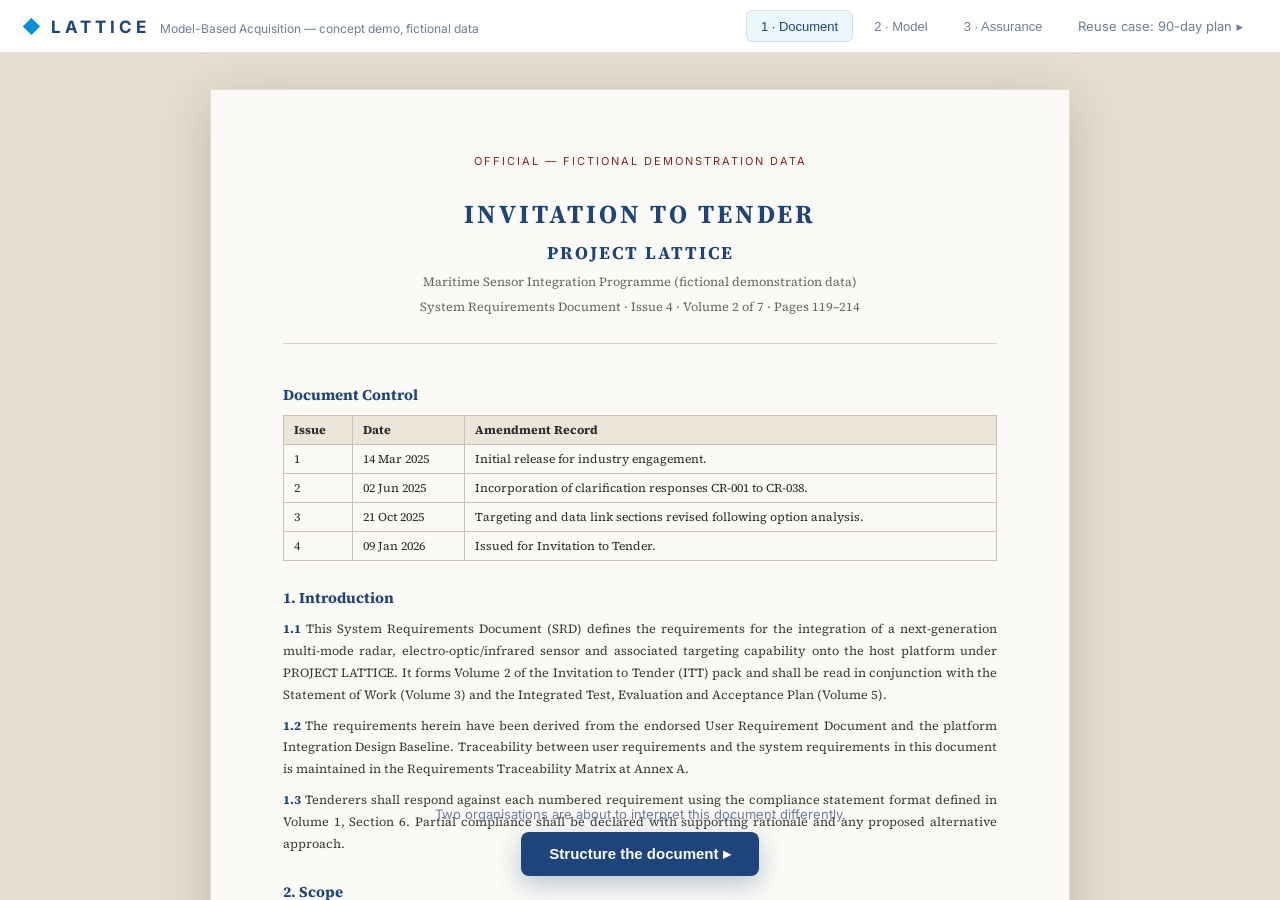
<file: index.html>
<!DOCTYPE html>
<html lang="en">
<head>
  <meta charset="UTF-8" />
  <meta name="viewport" content="width=device-width, initial-scale=1.0" />
  <title>LATTICE — Model-Based Acquisition (Concept Demo)</title>
  <link rel="preconnect" href="https://fonts.googleapis.com" />
  <link rel="preconnect" href="https://fonts.gstatic.com" crossorigin />
  <link rel="stylesheet"
        href="https://fonts.googleapis.com/css2?family=Inter:wght@400;500;600;700&family=Source+Serif+4:opsz,wght@8..60,400;8..60,600;8..60,700&display=swap" />
  <link rel="stylesheet" href="css/style.css" />
</head>
<body>

  <header class="topbar">
    <div class="brand">
      <span class="brand-mark">◆</span>
      <span class="brand-name">LATTICE</span>
      <span class="brand-tag">Model-Based Acquisition — concept demo, fictional data</span>
    </div>
    <nav class="nav">
      <button data-nav="document" class="nav-btn">1 · Document</button>
      <button data-nav="model" class="nav-btn">2 · Model</button>
      <button data-nav="assurance" class="nav-btn">3 · Assurance</button>
      <a href="plan.html" class="nav-btn nav-link">Reuse case: 90-day plan ▸</a>
    </nav>
  </header>

  <!-- ============ Screen 1: the static document ============ -->
  <main id="screen-document" class="screen">
    <div class="doc-wrap">
      <div class="doc-page">
        <div class="doc-header">
          <div class="doc-classification">OFFICIAL — FICTIONAL DEMONSTRATION DATA</div>
          <h1 class="doc-title">INVITATION TO TENDER</h1>
          <h2 class="doc-subtitle" id="programme-name">PROJECT LATTICE</h2>
          <p class="doc-meta" id="programme-sub"></p>
          <p class="doc-meta">System Requirements Document · Issue 4 · Volume 2 of 7 · Pages 119–214</p>
        </div>
        <div id="doc-body"></div>
      </div>
      <div class="doc-cta">
        <p class="doc-cta-line">Two organisations are about to interpret this document differently.</p>
        <button id="btn-structure" class="primary-btn">Structure the document ▸</button>
      </div>
    </div>
  </main>

  <!-- ============ Screen 2: the living model ============ -->
  <main id="screen-model" class="screen">
    <div class="query-bar">
      <input id="query-input" type="text"
             placeholder="Ask the model… e.g. “show unverified requirements linked to the radar subsystem”"
             autocomplete="off" />
      <button id="btn-reset" class="ghost-btn">Reset view</button>
    </div>
    <div id="query-chips" class="query-chips"></div>

    <div class="graph-stage">
      <svg id="graph-svg"></svg>
      <div class="graph-legend">
        <span><i class="dot dot-req"></i>Requirement</span>
        <span><i class="dot dot-cmp"></i>Component</span>
        <span><i class="dot dot-if"></i>Interface</span>
        <span><i class="dot dot-rsk"></i>Risk</span>
        <span><i class="dot dot-ver"></i>Verification</span>
      </div>

      <aside id="side-panel" class="side-panel">
        <div class="panel-head">
          <span id="panel-title"></span>
          <button id="panel-close" class="ghost-btn">✕</button>
        </div>
        <div id="panel-body" class="panel-body"></div>
      </aside>
    </div>
  </main>

  <!-- ============ Screen 3: assurance dashboard ============ -->
  <main id="screen-assurance" class="screen">
    <div class="dash-wrap">
      <h2 class="dash-title">Assurance position — single source of truth</h2>
      <p class="dash-sub">Computed live from the same model both parties query. Nothing here is typed in twice.</p>

      <div id="kpi-tiles" class="kpi-tiles"></div>

      <div class="dash-grid">
        <section class="dash-card">
          <h3>Verification status</h3>
          <div id="donut" class="donut"></div>
        </section>
        <section class="dash-card">
          <h3>Coverage by subsystem</h3>
          <div id="coverage-bars" class="coverage-bars"></div>
        </section>
      </div>

      <section class="dash-card dash-card-wide">
        <h3>Outstanding gaps — requirements with no verification method</h3>
        <table class="gaps-table">
          <thead><tr><th>ID</th><th>Requirement</th><th>Allocated to</th><th>Linked risks</th></tr></thead>
          <tbody id="gaps-body"></tbody>
        </table>
      </section>
    </div>
  </main>

  <script src="vendor/d3.v7.min.js"></script>
  <script src="js/data.js"></script>
  <script src="js/queries.js"></script>
  <script src="js/graph.js"></script>
  <script src="js/dashboard.js"></script>
  <script src="js/main.js"></script>
</body>
</html>
</file>
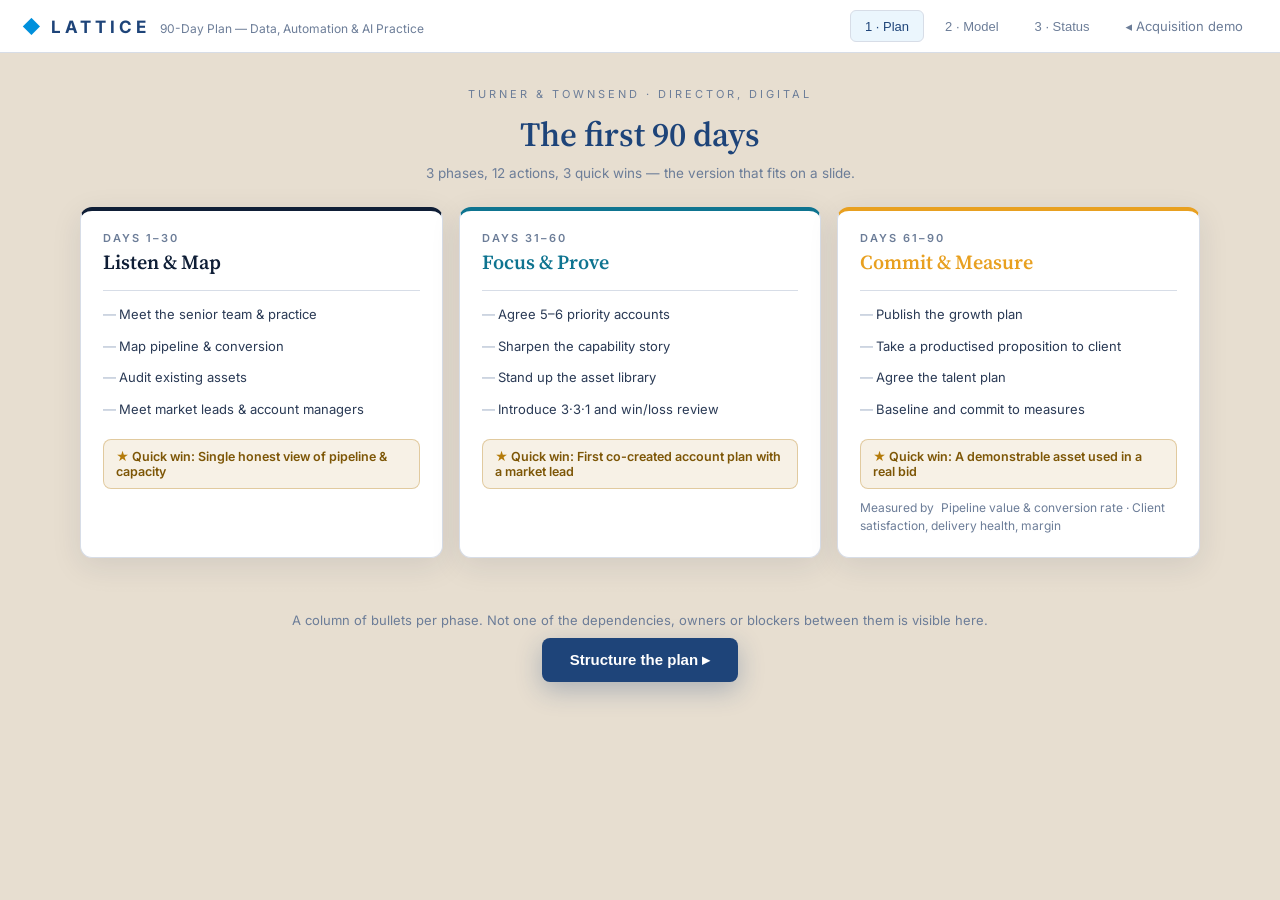
<file: plan.html>
<!DOCTYPE html>
<html lang="en">
<head>
  <meta charset="UTF-8" />
  <meta name="viewport" content="width=device-width, initial-scale=1.0" />
  <title>LATTICE — 90-Day Plan Tracker (Reuse Case)</title>
  <link rel="preconnect" href="https://fonts.googleapis.com" />
  <link rel="preconnect" href="https://fonts.gstatic.com" crossorigin />
  <link rel="stylesheet"
        href="https://fonts.googleapis.com/css2?family=Inter:wght@400;500;600;700&family=Source+Serif+4:opsz,wght@8..60,400;8..60,600;8..60,700&display=swap" />
  <link rel="stylesheet" href="css/style.css" />
</head>
<body>

  <header class="topbar">
    <div class="brand">
      <span class="brand-mark">◆</span>
      <span class="brand-name">LATTICE</span>
      <span class="brand-tag">90-Day Plan — Data, Automation &amp; AI Practice</span>
    </div>
    <nav class="nav">
      <button data-nav="plan" class="nav-btn">1 · Plan</button>
      <button data-nav="model" class="nav-btn">2 · Model</button>
      <button data-nav="status" class="nav-btn">3 · Status</button>
      <a href="index.html" class="nav-btn nav-link">◂ Acquisition demo</a>
    </nav>
  </header>

  <!-- ============ Screen 1: the plan as it appears on a slide ============ -->
  <main id="screen-plan" class="screen">
    <div class="plan-wrap">
      <div class="plan-slide-head">
        <p class="plan-eyebrow" id="plan-eyebrow"></p>
        <h1 class="plan-slide-title" id="plan-title"></h1>
        <p class="plan-slide-sub" id="plan-sub"></p>
      </div>

      <div id="plan-columns" class="plan-columns"></div>

      <div class="doc-cta">
        <p class="doc-cta-line">A column of bullets per phase. Not one of the dependencies, owners or blockers between them is visible here.</p>
        <button id="btn-structure" class="primary-btn">Structure the plan ▸</button>
      </div>
    </div>
  </main>

  <!-- ============ Screen 2: the living model ============ -->
  <main id="screen-model" class="screen">
    <div class="reuse-banner">
      <strong>Same engine as the acquisition demo.</strong>
      Same rendering code, same force simulation, same query interaction —
      only the node/edge schema and the seed data changed. That is what
      productisation actually looks like.
    </div>

    <div class="query-bar">
      <input id="query-input" type="text"
             placeholder="Ask the plan… e.g. “what's blocking the asset library?”"
             autocomplete="off" />
      <button id="btn-reset" class="ghost-btn">Reset view</button>
    </div>
    <div id="query-chips" class="query-chips"></div>

    <div class="graph-stage">
      <svg id="graph-svg"></svg>

      <div class="graph-legend plan-legend">
        <span class="legend-group" id="phase-legend"></span>
        <span class="legend-group">
          <span><i class="mark mark-square"></i>Stakeholder</span>
          <span><i class="mark mark-star"></i>Quick win</span>
          <span><i class="mark mark-triangle"></i>Blocker</span>
          <span><i class="mark mark-diamond"></i>Metric</span>
        </span>
        <span class="legend-note">Motion = status · double-click an action to cycle it</span>
      </div>

      <aside id="side-panel" class="side-panel">
        <div class="panel-head">
          <span id="panel-title"></span>
          <button id="panel-close" class="ghost-btn">✕</button>
        </div>
        <div id="panel-body" class="panel-body"></div>
      </aside>
    </div>
  </main>

  <!-- ============ Screen 3: status board ============ -->
  <main id="screen-status" class="screen">
    <div class="dash-wrap">
      <h2 class="dash-title">Plan status — one model, two views</h2>
      <p class="dash-sub">Computed live from the same graph on screen 2. Cycle a status there and these numbers move with it.</p>
      <p class="dash-note" id="plan-note"></p>

      <div id="plan-kpis" class="kpi-tiles"></div>

      <div class="dash-grid">
        <section class="dash-card">
          <h3>Actions by status</h3>
          <div id="plan-donut" class="donut"></div>
        </section>
        <section class="dash-card">
          <h3>Progress by phase</h3>
          <div id="phase-bars" class="coverage-bars"></div>
        </section>
      </div>

      <section class="dash-card dash-card-wide">
        <h3>Quick wins</h3>
        <ul id="quickwin-list" class="qw-list"></ul>
      </section>

      <section class="dash-card dash-card-wide">
        <h3>Blocked actions — what stands between the plan and day 90</h3>
        <table class="gaps-table">
          <thead><tr><th>ID</th><th>Action</th><th>Phase</th><th>Owner</th><th>Blocked by</th><th>Status</th></tr></thead>
          <tbody id="blocked-body"></tbody>
        </table>
      </section>
    </div>
  </main>

  <script src="vendor/d3.v7.min.js"></script>
  <script src="js/plan-data.js"></script>
  <script src="js/plan-queries.js"></script>
  <script src="js/graph.js"></script>
  <script src="js/plan-dashboard.js"></script>
  <script src="js/plan-main.js"></script>
</body>
</html>
</file>
<file: css/style.css>
/* LATTICE concept demo — light, warm "consultancy" theme.
   Navy-on-cream palette with serif editorial headings and an Inter UI,
   echoing a major built-environment advisory brand. Screen 1 reads as
   paper; screens 2–3 read as the live model, all on the same warm ground. */

:root {
  --bg: #f2eee7;          /* warm cream page ground */
  --bg-raise: #ffffff;    /* cards / raised surfaces */
  --bg-warm: #e7ded0;     /* deeper cream (document backdrop) */
  --line: #d7dde7;        /* hairline borders */
  --line-strong: #a5b4c9; /* stronger blue-grey rule */
  --navy: #1e4479;        /* brand primary — headlines, anchors */
  --text: #2a3a55;        /* body ink */
  --text-dim: #6c7d98;    /* muted slate */
  --blue: #0090dc;        /* sky accent — interactive */
  --teal: #1b9aaa;
  --green: #2e9e4f;
  --amber: #d55c17;       /* burnt orange */
  --red: #c0392b;
  --grey: #4b6994;        /* navy-grey */
}

* { box-sizing: border-box; margin: 0; padding: 0; }

html, body { height: 100%; }

body {
  background: var(--bg);
  color: var(--text);
  font-family: "Inter", "Segoe UI", system-ui, -apple-system, sans-serif;
  display: flex;
  flex-direction: column;
  overflow: hidden;
}

/* Serif editorial headings — the brand's distinguishing voice. */
.serif { font-family: "Source Serif 4", Georgia, "Times New Roman", serif; }

/* ---------------- Top bar ---------------- */

.topbar {
  display: flex;
  align-items: center;
  justify-content: space-between;
  padding: 10px 22px;
  border-bottom: 1px solid var(--line);
  background: var(--bg-raise);
  flex: 0 0 auto;
  z-index: 5;
}
.brand { display: flex; align-items: baseline; gap: 10px; }
.brand-mark { color: var(--blue); font-size: 18px; }
.brand-name { font-weight: 700; letter-spacing: 4px; font-size: 17px; color: var(--navy); }
.brand-tag { color: var(--text-dim); font-size: 12px; }

.nav { display: flex; gap: 6px; }
.nav-btn {
  background: none;
  border: 1px solid transparent;
  color: var(--text-dim);
  font-size: 13px;
  padding: 7px 14px;
  border-radius: 6px;
  cursor: pointer;
  transition: all .2s;
}
.nav-btn:hover { color: var(--navy); }
.nav-btn.active {
  color: var(--navy);
  border-color: var(--line);
  background: rgba(0, 144, 220, .08);
}

/* ---------------- Screens ---------------- */

.screen { display: none; flex: 1 1 auto; min-height: 0; position: relative; }
.screen.active { display: flex; flex-direction: column; }

/* ---------------- Screen 1: document ---------------- */

#screen-document { overflow-y: auto; align-items: center; background: var(--bg-warm); }
.doc-wrap { width: min(860px, 92vw); padding: 36px 0 120px; }

.doc-page {
  background: #fbfaf6;
  color: #2b2b2b;
  padding: 64px 72px;
  font-family: "Source Serif 4", Georgia, "Times New Roman", serif;
  box-shadow: 0 12px 50px rgba(30, 44, 70, .22);
  border: 1px solid #e3dccd;
}
.doc-classification {
  text-align: center;
  font-family: "Inter", sans-serif;
  font-size: 11px;
  letter-spacing: 2px;
  color: #8a2222;
  margin-bottom: 28px;
}
.doc-title { text-align: center; font-size: 26px; letter-spacing: 3px; color: var(--navy); }
.doc-subtitle { text-align: center; font-size: 18px; letter-spacing: 2px; margin-top: 8px; color: var(--navy); }
.doc-meta { text-align: center; font-size: 12.5px; color: #666; margin-top: 8px; }
.doc-header { margin-bottom: 40px; border-bottom: 1px solid #d8d2c4; padding-bottom: 28px; }

.doc-h { font-size: 15px; margin: 26px 0 10px; color: var(--navy); }
.doc-p {
  font-size: 12.5px;
  line-height: 1.75;
  color: #3a3a3a;
  margin-bottom: 9px;
  text-align: justify;
}
.doc-ref { font-weight: 700; color: var(--navy); }

.doc-table {
  width: 100%;
  border-collapse: collapse;
  font-size: 12px;
  margin: 10px 0 22px;
}
.doc-table th, .doc-table td {
  border: 1px solid #c8c1b1;
  padding: 6px 10px;
  text-align: left;
  vertical-align: top;
}
.doc-table th { background: #ece6da; font-weight: 700; }

/* dissolve transition: paragraphs scatter and blur out */
.doc-header, #doc-body > * { transition: opacity .6s ease, transform .6s ease, filter .6s ease; }
.dissolve {
  opacity: 0;
  filter: blur(5px);
  transform: translateY(-14px) scale(.97);
}

.doc-cta {
  position: sticky;
  bottom: 24px;
  margin-top: 28px;
  text-align: center;
}
.doc-cta-line { color: var(--text-dim); font-size: 13px; margin-bottom: 10px; }
.primary-btn {
  background: var(--navy);
  color: #fff;
  border: none;
  font-size: 15px;
  font-weight: 600;
  padding: 13px 28px;
  border-radius: 8px;
  cursor: pointer;
  box-shadow: 0 8px 26px rgba(30, 68, 121, .30);
  transition: transform .15s, box-shadow .15s;
}
.primary-btn:hover { transform: translateY(-2px); box-shadow: 0 12px 32px rgba(30, 68, 121, .38); }

/* ---------------- Screen 2: model ---------------- */

#screen-model { background: radial-gradient(ellipse at 50% 35%, #ffffff 0%, var(--bg) 72%); }

.query-bar {
  display: flex;
  gap: 10px;
  padding: 14px 22px 6px;
  flex: 0 0 auto;
}
#query-input {
  flex: 1;
  background: var(--bg-raise);
  border: 1px solid var(--line-strong);
  border-radius: 8px;
  color: var(--text);
  font-size: 14px;
  padding: 11px 16px;
  outline: none;
  transition: border-color .2s, box-shadow .2s;
}
#query-input:focus {
  border-color: var(--blue);
  box-shadow: 0 0 0 3px rgba(0, 144, 220, .15);
}
#query-input::placeholder { color: var(--text-dim); }

.ghost-btn {
  background: var(--bg-raise);
  border: 1px solid var(--line-strong);
  color: var(--text-dim);
  border-radius: 8px;
  padding: 0 14px;
  font-size: 13px;
  cursor: pointer;
  transition: all .2s;
}
.ghost-btn:hover { color: var(--navy); border-color: var(--navy); }

.query-chips {
  display: flex;
  gap: 8px;
  padding: 8px 22px 10px;
  flex-wrap: wrap;
  flex: 0 0 auto;
}
.query-chip {
  background: rgba(0, 144, 220, .06);
  border: 1px solid var(--line-strong);
  color: var(--text-dim);
  font-size: 12px;
  padding: 6px 12px;
  border-radius: 99px;
  cursor: pointer;
  transition: all .2s;
}
.query-chip:hover { color: var(--navy); border-color: var(--blue); }

.graph-stage { flex: 1 1 auto; position: relative; min-height: 0; }
#graph-svg { width: 100%; height: 100%; display: block; cursor: grab; }
#graph-svg:active { cursor: grabbing; }

/* --- nodes & links: clean light data-viz with a soft lift --- */

.node {
  stroke: rgba(255, 255, 255, .75);
  stroke-width: 1.2;
  transition: opacity .55s ease;
  cursor: pointer;
}
.node-requirement  { filter: drop-shadow(0 0 4px rgba(0, 144, 220, .35)); }
.node-component    { filter: drop-shadow(0 1px 2px rgba(30, 68, 121, .38)); }
.node-interface    { filter: drop-shadow(0 0 3px rgba(27, 154, 170, .35)); }
.node-risk         { filter: drop-shadow(0 0 4px rgba(213, 92, 23, .42)); }
.node-verification { filter: drop-shadow(0 0 3px rgba(46, 158, 79, .35)); }

.node.dimmed { opacity: .12; }
.node.focused {
  stroke: var(--navy);
  stroke-width: 1.8;
}
.node.alert {
  filter: drop-shadow(0 0 12px rgba(192, 57, 43, .85));
  animation: alert-throb 1.1s ease-in-out infinite;
}
@keyframes alert-throb {
  0%, 100% { stroke: rgba(30, 68, 121, .5); }
  50% { stroke: var(--red); stroke-width: 3; }
}

.link {
  stroke: var(--line-strong);
  stroke-opacity: .55;
  stroke-width: 1;
  stroke-dasharray: 4 7;
  animation: flow 1.6s linear infinite;
  transition: stroke-opacity .55s ease;
}
@keyframes flow { to { stroke-dashoffset: -11; } }

.link-dependency { stroke: var(--blue); }
.link-risk { stroke: var(--amber); }
.link-verifies { stroke: var(--green); stroke-opacity: .4; }

.link.dimmed { stroke-opacity: .05; }
.link.focused { stroke-opacity: .9; stroke-width: 1.6; animation-duration: .8s; }

.node-label {
  fill: var(--grey);
  font-size: 11px;
  font-weight: 500;
  text-anchor: middle;
  pointer-events: none;
  transition: opacity .55s ease;
}
.node-label.dimmed { opacity: .1; }

.graph-legend {
  position: absolute;
  left: 22px;
  bottom: 16px;
  display: flex;
  gap: 16px;
  font-size: 12px;
  color: var(--text-dim);
  background: rgba(255, 255, 255, .82);
  padding: 8px 14px;
  border-radius: 8px;
  border: 1px solid var(--line);
  backdrop-filter: blur(4px);
}
.dot { display: inline-block; width: 9px; height: 9px; border-radius: 50%; margin-right: 6px; }
.dot-req { background: var(--blue); }
.dot-cmp { background: var(--navy); }
.dot-if  { background: var(--teal); }
.dot-rsk { background: var(--amber); }
.dot-ver { background: var(--green); }

/* --- side panel --- */

.side-panel {
  position: absolute;
  top: 0;
  right: 0;
  width: 380px;
  max-width: 85vw;
  height: 100%;
  background: rgba(255, 255, 255, .97);
  border-left: 1px solid var(--line);
  transform: translateX(100%);
  transition: transform .4s cubic-bezier(.2, .8, .2, 1);
  display: flex;
  flex-direction: column;
  backdrop-filter: blur(6px);
  box-shadow: -14px 0 40px rgba(30, 44, 70, .12);
}
.side-panel.open { transform: translateX(0); }

.panel-head {
  display: flex;
  justify-content: space-between;
  align-items: center;
  padding: 14px 18px;
  border-bottom: 1px solid var(--line);
  font-weight: 600;
  color: var(--navy);
  flex: 0 0 auto;
}
.panel-head .ghost-btn { padding: 4px 10px; }
.panel-body { overflow-y: auto; padding: 14px 18px; flex: 1 1 auto; }
.panel-note { color: var(--text-dim); font-size: 12.5px; line-height: 1.6; margin-bottom: 14px; }

.card {
  background: var(--bg-raise);
  border: 1px solid var(--line);
  border-radius: 10px;
  padding: 14px 16px;
  margin-bottom: 12px;
  box-shadow: 0 1px 3px rgba(30, 44, 70, .06);
}
.card-head { display: flex; justify-content: space-between; align-items: center; margin-bottom: 6px; }
.card-title { font-weight: 600; font-size: 14px; margin-bottom: 6px; color: var(--navy); }
.card-text { font-size: 12.5px; line-height: 1.6; color: var(--text-dim); margin-bottom: 10px; }
.card-row { margin-top: 6px; font-size: 12px; display: flex; flex-wrap: wrap; gap: 5px; align-items: center; }
.card-k { color: var(--text-dim); margin-right: 4px; }

.mono { font-family: "Cascadia Code", Consolas, monospace; font-size: 12px; color: var(--blue); }

.badge { font-size: 10.5px; padding: 3px 9px; border-radius: 99px; font-weight: 600; }
.badge-ok   { background: rgba(46, 158, 79, .14); color: var(--green); }
.badge-plan { background: rgba(0, 144, 220, .14); color: var(--blue); }
.badge-gap  { background: rgba(192, 57, 43, .14); color: var(--red); }
.badge-type { background: rgba(75, 105, 148, .14); color: var(--grey); text-transform: capitalize; }

.chip {
  font-size: 11px;
  padding: 3px 9px;
  border-radius: 99px;
  background: rgba(75, 105, 148, .12);
  color: var(--text);
}
.risk-chip {
  font-size: 11px;
  padding: 3px 9px;
  border-radius: 99px;
  font-weight: 600;
}
.risk-amber { background: rgba(213, 92, 23, .15); color: var(--amber); }
.risk-red   { background: rgba(192, 57, 43, .15); color: var(--red); }

/* ---------------- Screen 3: dashboard ---------------- */

#screen-assurance { overflow-y: auto; }
.dash-wrap { width: min(1080px, 94vw); margin: 0 auto; padding: 34px 0 60px; }
.dash-title { font-family: "Source Serif 4", Georgia, serif; font-size: 23px; font-weight: 600; color: var(--navy); }
.dash-sub { color: var(--text-dim); font-size: 13px; margin: 6px 0 26px; }

.kpi-tiles { display: grid; grid-template-columns: repeat(4, 1fr); gap: 14px; margin-bottom: 22px; }
.kpi {
  background: var(--bg-raise);
  border: 1px solid var(--line);
  border-radius: 12px;
  padding: 18px 20px;
  box-shadow: 0 1px 3px rgba(30, 44, 70, .06);
}
.kpi-value { font-size: 30px; font-weight: 700; color: var(--navy); }
.kpi-label { color: var(--text-dim); font-size: 12.5px; margin-top: 4px; }
.kpi-note { color: var(--red); font-size: 11.5px; margin-top: 6px; font-weight: 600; }

.dash-grid { display: grid; grid-template-columns: 1fr 1.4fr; gap: 14px; margin-bottom: 14px; }
.dash-card {
  background: var(--bg-raise);
  border: 1px solid var(--line);
  border-radius: 12px;
  padding: 20px 22px;
  box-shadow: 0 1px 3px rgba(30, 44, 70, .06);
}
.dash-card h3 { font-size: 14px; font-weight: 600; margin-bottom: 16px; color: var(--navy); }
.dash-card-wide { margin-bottom: 14px; }

.donut { display: flex; align-items: center; gap: 22px; }
.donut-svg { width: 170px; height: 170px; flex: 0 0 auto; }
.donut-big { fill: var(--navy); font-size: 28px; font-weight: 700; text-anchor: middle; }
.donut-small { fill: var(--text-dim); font-size: 12px; text-anchor: middle; }
.legend { list-style: none; font-size: 13px; color: var(--text-dim); }
.legend li { margin-bottom: 8px; }
.legend strong { color: var(--navy); margin-left: 4px; }
.swatch { display: inline-block; width: 10px; height: 10px; border-radius: 3px; margin-right: 8px; }

.bar-row { display: flex; align-items: center; gap: 12px; margin-bottom: 10px; font-size: 12.5px; }
.bar-label { width: 160px; color: var(--text-dim); flex: 0 0 auto; }
.bar-track {
  flex: 1;
  height: 8px;
  background: rgba(30, 68, 121, .10);
  border-radius: 99px;
  overflow: hidden;
}
.bar-fill { display: block; height: 100%; background: var(--green); border-radius: 99px; }
.bar-fill.bar-low { background: var(--amber); }
.bar-pct { width: 46px; text-align: right; color: var(--text-dim); flex: 0 0 auto; }

.gaps-table { width: 100%; border-collapse: collapse; font-size: 12.5px; }
.gaps-table th {
  text-align: left;
  color: var(--text-dim);
  font-weight: 600;
  padding: 8px 10px;
  border-bottom: 1px solid var(--line-strong);
}
.gaps-table td { padding: 9px 10px; border-bottom: 1px solid var(--line); }
.muted { color: var(--text-dim); }

/* ============================================================
   REUSE CASE — 90-day plan tracker (plan.html).
   Additive only: nothing below changes the acquisition demo.
   ============================================================ */

.nav-link { text-decoration: none; display: inline-flex; align-items: center; }
.nav-link:hover { color: var(--navy); border-color: var(--line); }

/* Phase colours are data, not CSS — they come from the plan itself
   (js/plan-data.js) and are applied inline, so re-colouring a phase in the
   deck means editing one hex in one place. Only the gold used for quick
   wins lives here, since it belongs to the node type rather than a phase. */
:root { --gold: #b47b0a; }

/* ---------------- Screen 1: the plan on a slide ---------------- */

#screen-plan { overflow-y: auto; align-items: center; background: var(--bg-warm); }
.plan-wrap { width: min(1120px, 94vw); padding: 34px 0 120px; }

.plan-slide-head { text-align: center; margin-bottom: 26px; }
.plan-eyebrow {
  font-size: 11px; letter-spacing: 3px; text-transform: uppercase;
  color: var(--text-dim); margin-bottom: 10px;
}
.plan-slide-title {
  font-family: "Source Serif 4", Georgia, serif;
  font-size: 34px; font-weight: 600; color: var(--navy);
}
.plan-slide-sub { color: var(--text-dim); font-size: 13.5px; margin-top: 8px; }

.plan-columns { display: grid; grid-template-columns: repeat(3, 1fr); gap: 16px; }
.plan-col {
  background: var(--bg-raise);
  border: 1px solid var(--line);
  border-top: 4px solid var(--line-strong);
  border-radius: 12px;
  padding: 20px 22px 22px;
  box-shadow: 0 8px 30px rgba(30, 44, 70, .10);
}
.plan-col-head { display: flex; flex-direction: column; gap: 3px; margin-bottom: 14px; }
.plan-col-days {
  font-size: 11px; letter-spacing: 2px; text-transform: uppercase; font-weight: 600;
  color: var(--text-dim);
}
.plan-col-title {
  font-family: "Source Serif 4", Georgia, serif;
  font-size: 20px; font-weight: 600; color: var(--navy);
}

.plan-bullets { list-style: none; border-top: 1px solid var(--line); padding-top: 8px; }
.plan-bullets li {
  font-size: 13px; line-height: 1.5; color: var(--text);
  padding: 6px 0 6px 16px; position: relative;
}
.plan-bullets li::before {
  content: "—"; position: absolute; left: 0; color: var(--line-strong);
}
.plan-win {
  margin-top: 14px; padding: 9px 12px; border-radius: 8px;
  background: rgba(180, 123, 10, .10); border: 1px solid rgba(180, 123, 10, .32);
  font-size: 12.5px; font-weight: 600; color: #7d5606;
}
.qw-mark { color: var(--gold); }
.plan-metric { margin-top: 10px; font-size: 12px; color: var(--text-dim); line-height: 1.5; }

/* dissolve applies to the slide columns exactly as it does to the document */
.plan-slide-head, #plan-columns > * {
  transition: opacity .6s ease, transform .6s ease, filter .6s ease;
}

/* The CTA is sticky over three columns rather than one sheet of paper, so it
   needs a ground of its own to stay readable when it overlaps a column. */
#screen-plan .doc-cta {
  padding: 26px 12px 8px;
  background: linear-gradient(to top, var(--bg-warm) 58%, rgba(231, 222, 208, 0));
}

/* ---------------- Screen 2: reuse banner ---------------- */

.reuse-banner {
  flex: 0 0 auto;
  margin: 12px 22px 0;
  padding: 10px 16px;
  border-radius: 8px;
  border: 1px solid var(--line);
  border-left: 3px solid var(--blue);
  background: rgba(0, 144, 220, .06);
  font-size: 12.5px;
  line-height: 1.6;
  color: var(--text-dim);
}
.reuse-banner strong { color: var(--navy); }

/* ---------------- Screen 2: status as motion, not colour ----------------
   Order matters below: status opacity/glow rules come first so the generic
   .node.dimmed rule further up the file still wins during a focused query. */

.node-phase       { filter: drop-shadow(0 2px 4px rgba(30, 44, 70, .30)); }
.node-stakeholder { filter: drop-shadow(0 1px 3px rgba(75, 105, 148, .45)); }
.node-metric      { filter: none; opacity: .65; }
.node-quick_win   { filter: drop-shadow(0 0 8px rgba(180, 123, 10, .65)); }
.node-blocker     { filter: drop-shadow(0 0 6px rgba(192, 57, 43, .55)); }

/* In progress — brighter glow to go with the active pulse. */
.node.st-in_progress { filter: drop-shadow(0 0 9px rgba(0, 144, 220, .70)); }
/* Complete — settled: dimmer, no urgency. */
.node.st-complete    { filter: drop-shadow(0 0 3px rgba(46, 158, 79, .35)); opacity: .78; }
/* At risk — red-tinted glow under a faster pulse; draws the eye. */
.node.st-at_risk     { filter: drop-shadow(0 0 12px rgba(192, 57, 43, .85)); }
/* Not started — static and quiet. */
.node.st-not_started { filter: none; opacity: .45; }

/* Focus/dim must still override status opacity — these come after the
   status rules above precisely so they win at equal specificity. */
.node.dimmed { opacity: .12; }
.node.focused { opacity: 1; }

/* Metric edges sit at the periphery: lighter, and read as outcome not work. */
.link-measured_by { stroke: var(--line-strong); stroke-opacity: .28; stroke-dasharray: 2 8; }
.link-belongs_to  { stroke: var(--line-strong); stroke-opacity: .40; }
.link-depends_on  { stroke: var(--blue); }
.link-owned_by    { stroke: var(--grey); stroke-opacity: .35; }
.link-blocked_by  { stroke: var(--red); stroke-opacity: .70; }

/* Labels: always-on for the orienting types, revealed on focus for the rest.
   A dimmed label goes fully out unless it is an always-on one, which keeps its
   faint ghost — otherwise a graph where every node carries a label leaves the
   whole canvas covered in grey text during a focused query. */
.node-label { opacity: 0; }
.node-label.label-always { opacity: 1; }
.node-label.focused { opacity: 1; }
.node-label.dimmed { opacity: 0; }
.node-label.label-always.dimmed { opacity: .1; }

/* --- legend --- */
.plan-legend { flex-wrap: wrap; gap: 8px 18px; max-width: calc(100% - 44px); }
.legend-group { display: flex; gap: 14px; flex-wrap: wrap; }
.legend-note { color: var(--text-dim); font-style: italic; opacity: .85; }
.mark {
  display: inline-block; width: 9px; height: 9px; margin-right: 6px;
  background: var(--grey);
}
.mark-square   { background: var(--grey); }
.mark-star     { background: var(--gold); clip-path: polygon(50% 0%, 61% 35%, 98% 35%, 68% 57%, 79% 91%, 50% 70%, 21% 91%, 32% 57%, 2% 35%, 39% 35%); }
.mark-triangle { background: var(--red); clip-path: polygon(50% 0%, 100% 100%, 0% 100%); }
.mark-diamond  { background: #8d9cb3; clip-path: polygon(50% 0%, 100% 50%, 50% 100%, 0% 50%); }

/* --- panel additions --- */

.badge-complete   { background: rgba(46, 158, 79, .14); color: var(--green); }
.badge-inprogress { background: rgba(0, 144, 220, .14); color: var(--blue); }
.badge-atrisk     { background: rgba(192, 57, 43, .14); color: var(--red); }
.badge-notstarted { background: rgba(75, 105, 148, .12); color: var(--text-dim); }
.badge-high       { background: rgba(192, 57, 43, .14); color: var(--red); text-transform: capitalize; }
.badge-medium     { background: rgba(213, 92, 23, .14); color: var(--amber); text-transform: capitalize; }

/* Blocker severity, on the same two-step scale as the acquisition risks. */
.risk-high   { background: rgba(192, 57, 43, .15); color: var(--red); }
.risk-medium { background: rgba(213, 92, 23, .15); color: var(--amber); }

.chip-phase { font-weight: 600; }
.chip-stk   { background: rgba(75, 105, 148, .16); color: var(--navy); }
.chip-win   { background: rgba(180, 123, 10, .14); color: #7d5606; font-weight: 600; }
.chip-met   { background: rgba(46, 158, 79, .12); color: #24793c; }

.card-area {
  font-family: "Inter", sans-serif; font-size: 10.5px; font-weight: 600;
  letter-spacing: 1px; text-transform: uppercase; color: var(--text-dim);
  margin-left: 6px;
}

.status-btn {
  margin-top: 12px;
  width: 100%;
  background: var(--bg);
  border: 1px solid var(--line-strong);
  color: var(--text-dim);
  border-radius: 8px;
  padding: 8px 12px;
  font-size: 12px;
  font-weight: 600;
  cursor: pointer;
  transition: all .2s;
}
.status-btn:hover { color: var(--navy); border-color: var(--blue); background: rgba(0, 144, 220, .07); }

/* ---------------- Screen 3: status board ---------------- */

#screen-status { overflow-y: auto; }

.dash-note {
  font-size: 12px; line-height: 1.6; color: var(--text-dim);
  background: rgba(0, 144, 220, .05);
  border-left: 3px solid var(--line-strong);
  border-radius: 0 6px 6px 0;
  padding: 8px 12px;
  margin: -14px 0 22px;
}

.phase-dot {
  display: inline-block; width: 9px; height: 9px; border-radius: 50%;
  margin-right: 8px; vertical-align: baseline;
}

/* The status legend doubles as the key to the graph's motion. */
.legend-motion { display: block; font-size: 11px; color: var(--text-dim); opacity: .8; margin-left: 18px; }

/* Two-segment bar: complete (solid) then in-progress (lighter), side by side.
   Scoped to #phase-bars so the acquisition coverage bars are untouched. */
#phase-bars .bar-track { display: flex; }
#phase-bars .bar-fill { flex: 0 0 auto; border-radius: 99px 0 0 99px; }
#phase-bars .bar-moving { background: var(--blue); opacity: .45; border-radius: 0 99px 99px 0; }

.qw-list { list-style: none; }
.qw-row {
  display: flex; align-items: center; gap: 12px;
  padding: 12px 14px; margin-bottom: 8px;
  border: 1px solid var(--line); border-radius: 10px;
  background: var(--bg);
}
.qw-row .qw-mark { font-size: 18px; flex: 0 0 auto; }
.qw-body { display: flex; flex-direction: column; gap: 3px; flex: 1 1 auto; min-width: 0; }
.qw-title { font-size: 13.5px; font-weight: 600; color: var(--navy); }
.qw-meta { font-size: 11.5px; color: var(--text-dim); }
/* Keep the short cells on one line — "In progress" breaking across two rows
   makes the table look ragged when the wide columns are the ones that matter. */
#blocked-body td:nth-child(3), #blocked-body td:last-child { white-space: nowrap; }

.qw-complete { background: rgba(180, 123, 10, .10); border-color: rgba(180, 123, 10, .38); }
.qw-not_started .qw-mark { color: var(--line-strong); }
.qw-at_risk { border-color: rgba(192, 57, 43, .35); }

/* ============================================================
   Mobile / narrow viewports.
   Purely additive — these rules are inert above 760px, so the
   desktop render is unchanged. Goal: keep every screen usable
   and tappable on a phone an interviewer might pull out.
   ============================================================ */

@media (max-width: 760px) {
  /* Use the dynamic viewport unit so mobile browser chrome
     (address bar) doesn't clip the bottom of a screen. */
  html, body { height: 100dvh; }

  /* Top bar: let the nav drop to its own full-width row and
     spread evenly, instead of overflowing beside the brand. */
  .topbar { flex-wrap: wrap; gap: 8px; padding: 9px 14px; }
  .brand { gap: 8px; flex: 1 1 auto; min-width: 0; }
  .brand-tag { display: none; }              /* long tagline: noise on a phone */
  .nav { width: 100%; gap: 6px; }
  .nav-btn { flex: 1 1 0; text-align: center; padding: 9px 6px; font-size: 12px; }

  /* Document screen: the "paper" needs breathing room, not a4 margins. */
  .doc-wrap { width: 94vw; padding: 18px 0 90px; }
  .doc-page { padding: 30px 22px; }
  .doc-title { font-size: 21px; letter-spacing: 2px; }
  .doc-subtitle { font-size: 15px; }
  .doc-table { font-size: 11px; }
  .doc-table th, .doc-table td { padding: 5px 7px; }
  /* The sticky CTA sits over body text on a narrow screen — give it a ground
     so the line above the button stays readable. */
  .doc-cta {
    bottom: 14px;
    padding: 26px 10px 6px;
    background: linear-gradient(to top, var(--bg-warm) 58%, rgba(231, 222, 208, 0));
  }

  /* Model screen: tighten the query controls, stack chips. */
  .query-bar { padding: 10px 14px 4px; }
  #query-input { font-size: 16px; }          /* 16px stops iOS zoom-on-focus */
  /* Wrapping chips eat the graph's height; scroll them in one row instead. */
  .query-chips {
    padding: 6px 14px 8px;
    flex-wrap: nowrap;
    overflow-x: auto;
    -webkit-overflow-scrolling: touch;
  }
  .query-chip { flex: 0 0 auto; }

  /* Graph: keep it from collapsing, shrink the legend, and let
     the side panel cover the full width so cards are readable. */
  .graph-stage { min-height: 60dvh; }
  .graph-legend {
    left: 10px; right: 10px; bottom: 10px;
    gap: 8px 12px; flex-wrap: wrap; justify-content: center;
    font-size: 11px; padding: 7px 10px;
  }
  .side-panel { width: 100%; max-width: 100%; border-left: none; }

  /* Dashboard: collapse the multi-column grids to a single column
     and let the wide table scroll horizontally instead of clipping. */
  .dash-wrap { width: 94vw; padding: 22px 0 48px; }
  .dash-title { font-size: 18px; }
  .kpi-tiles { grid-template-columns: repeat(2, 1fr); gap: 10px; }
  .kpi { padding: 14px 16px; }
  .kpi-value { font-size: 24px; }
  .dash-grid { grid-template-columns: 1fr; }
  .dash-card { padding: 16px 16px; }
  .donut { flex-direction: column; align-items: flex-start; gap: 14px; }
  .dash-card-wide { overflow-x: auto; -webkit-overflow-scrolling: touch; }
  .gaps-table { min-width: 480px; }          /* preserve columns; container scrolls */

  /* The cross-demo link drops to its own row rather than squeezing the
     three numbered screens into a third of the width each. */
  .nav { flex-wrap: wrap; }
  .nav-link { flex: 1 1 100%; }

  /* Stacked columns are already a scroll; a sticky CTA would just sit on
     top of the next phase. Let it flow to the end instead. */
  #screen-plan .doc-cta { position: static; background: none; padding: 22px 12px 0; }

  /* Reuse case: the plan slide stacks, and the banner tightens up. */
  .plan-wrap { width: 94vw; padding: 18px 0 90px; }
  .plan-columns { grid-template-columns: 1fr; gap: 12px; }
  .plan-col { padding: 16px 18px 18px; }
  .plan-slide-title { font-size: 25px; }
  .plan-slide-sub { font-size: 12.5px; }
  .reuse-banner { margin: 10px 14px 0; padding: 8px 11px; font-size: 11.5px; line-height: 1.5; }
  #screen-model .graph-stage { min-height: 48dvh; }
  .plan-legend { max-width: none; font-size: 10.5px; gap: 6px 12px; }
  .plan-legend .legend-group { gap: 10px; justify-content: center; }
  .legend-note { display: none; }            /* the instruction is desktop-only anyway */
  #screen-status .gaps-table { min-width: 620px; }
  .qw-row { flex-wrap: wrap; gap: 8px 10px; }
  .qw-body { flex: 1 1 100%; order: 2; }
}

/* Very small phones: one KPI per row reads better than a cramped 2-up. */
@media (max-width: 420px) {
  .kpi-tiles { grid-template-columns: 1fr; }
  .nav-btn { font-size: 11px; padding: 8px 4px; }
}
</file>
